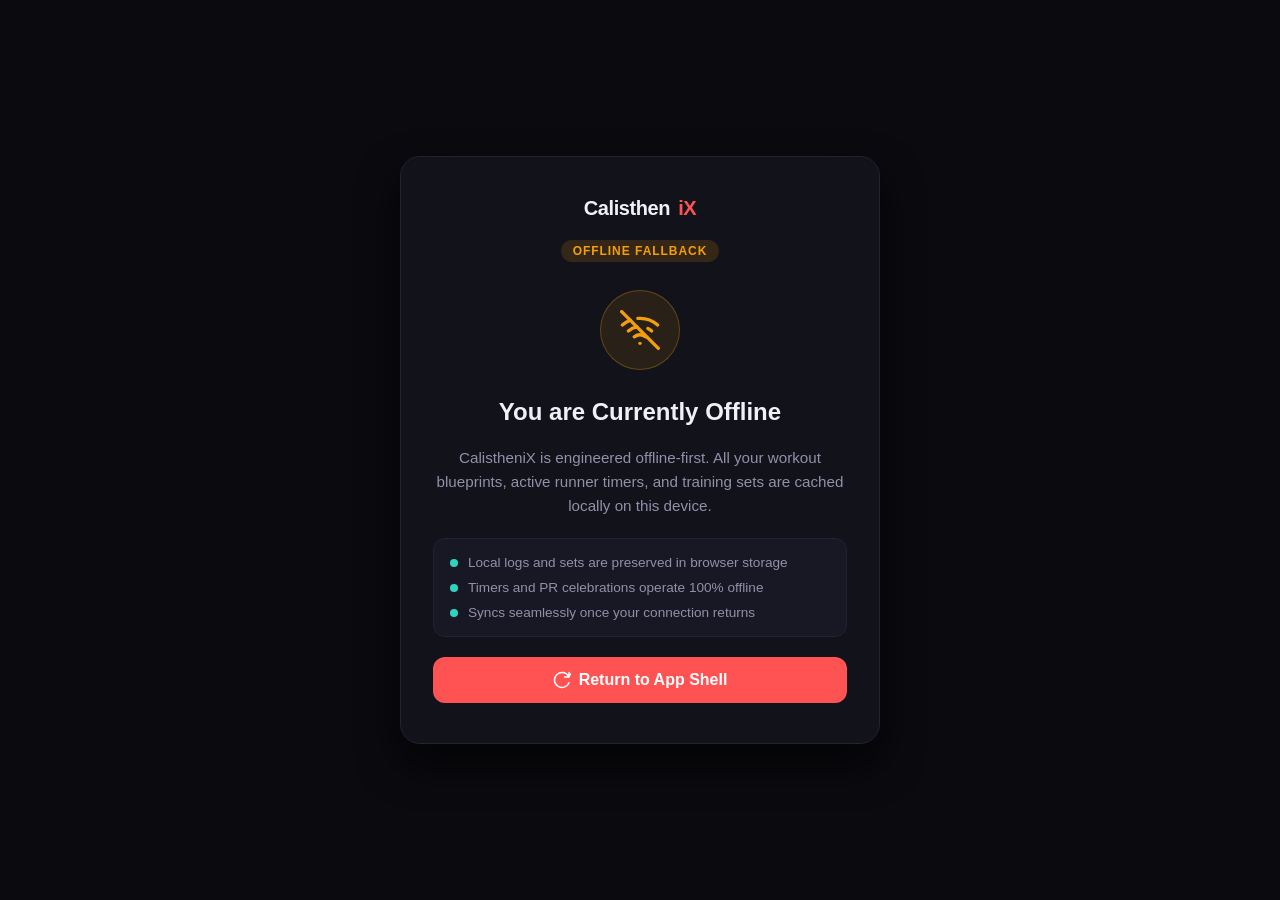
<file: frontend/offline.html>
<!DOCTYPE html>
<html lang="en">
<head>
  <meta charset="UTF-8" />
  <meta name="viewport" content="width=device-width, initial-scale=1.0, viewport-fit=cover" />
  <title>CalistheniX — Offline Mode</title>
  <meta name="theme-color" content="#0a0a0f" />
  <style>
    :root {
      --bg-canvas: #0a0a0f;
      --bg-surface: #12121a;
      --bg-card: #181824;
      --border-subtle: #222233;
      --text-primary: #f0f0f8;
      --text-secondary: #9090aa;
      --text-muted: #606078;
      --accent-train: #ff5252;
      --accent-warmup: #f59e0b;
      --accent-cool: #2dd4bf;
      --font-family: -apple-system, BlinkMacSystemFont, 'Segoe UI', Roboto, Helvetica, Arial, sans-serif;
    }

    * {
      box-sizing: border-box;
      margin: 0;
      padding: 0;
    }

    body {
      background-color: var(--bg-canvas);
      color: var(--text-primary);
      font-family: var(--font-family);
      min-height: 100vh;
      display: flex;
      flex-direction: column;
      align-items: center;
      justify-content: center;
      padding: 24px;
      text-align: center;
    }

    .offline-card {
      background: var(--bg-surface);
      border: 1px solid var(--border-subtle);
      border-radius: 20px;
      padding: 40px 32px;
      max-width: 480px;
      width: 100%;
      box-shadow: 0 20px 40px rgba(0, 0, 0, 0.6);
      display: flex;
      flex-direction: column;
      align-items: center;
      gap: 20px;
    }

    .logo-badge {
      display: inline-flex;
      align-items: center;
      gap: 8px;
      font-size: 1.25rem;
      font-weight: 800;
      letter-spacing: -0.02em;
    }

    .logo-badge span.accent {
      color: var(--accent-train);
    }

    .offline-icon-wrap {
      width: 80px;
      height: 80px;
      border-radius: 50%;
      background: rgba(245, 158, 11, 0.1);
      border: 1px solid rgba(245, 158, 11, 0.3);
      display: flex;
      align-items: center;
      justify-content: center;
      color: var(--accent-warmup);
      margin: 8px 0;
    }

    .offline-icon-wrap svg {
      width: 40px;
      height: 40px;
    }

    h1 {
      font-size: 1.5rem;
      font-weight: 700;
      color: var(--text-primary);
    }

    p {
      font-size: 0.95rem;
      color: var(--text-secondary);
      line-height: 1.6;
    }

    .feature-points {
      background: var(--bg-card);
      border: 1px solid var(--border-subtle);
      border-radius: 12px;
      padding: 16px;
      width: 100%;
      text-align: left;
      display: flex;
      flex-direction: column;
      gap: 10px;
      font-size: 0.85rem;
      color: var(--text-secondary);
    }

    .feature-item {
      display: flex;
      align-items: center;
      gap: 10px;
    }

    .feature-dot {
      width: 8px;
      height: 8px;
      border-radius: 50%;
      background: var(--accent-cool);
      flex-shrink: 0;
    }

    .btn-reload {
      width: 100%;
      background: var(--accent-train);
      color: #ffffff;
      border: none;
      border-radius: 12px;
      padding: 14px 20px;
      font-size: 1rem;
      font-weight: 600;
      cursor: pointer;
      display: flex;
      align-items: center;
      justify-content: center;
      gap: 8px;
      transition: opacity 0.2s, transform 0.1s;
    }

    .btn-reload:hover {
      opacity: 0.9;
    }

    .btn-reload:active {
      transform: scale(0.98);
    }

    .status-pill {
      font-size: 0.75rem;
      text-transform: uppercase;
      letter-spacing: 0.08em;
      font-weight: 700;
      color: var(--accent-warmup);
      background: rgba(245, 158, 11, 0.15);
      padding: 4px 12px;
      border-radius: 20px;
    }
  </style>
</head>
<body>
  <div class="offline-card">
    <div class="logo-badge">
      Calisthen<span class="accent">iX</span>
    </div>

    <div class="status-pill">Offline Fallback</div>

    <div class="offline-icon-wrap">
      <svg viewBox="0 0 24 24" fill="none" stroke="currentColor" stroke-width="2" stroke-linecap="round" stroke-linejoin="round">
        <line x1="1" y1="1" x2="23" y2="23"></line>
        <path d="M16.72 11.06A10.94 10.94 0 0 1 19 12.55"></path>
        <path d="M5 12.55a10.94 10.94 0 0 1 5.17-2.39"></path>
        <path d="M10.71 5.05A16 16 0 0 1 22.58 9"></path>
        <path d="M1.42 9a15.91 15.91 0 0 1 4.7-2.88"></path>
        <path d="M8.53 16.11a6 6 0 0 1 6.95 0"></path>
        <line x1="12" y1="20" x2="12.01" y2="20"></line>
      </svg>
    </div>

    <h1>You are Currently Offline</h1>
    <p>CalistheniX is engineered offline-first. All your workout blueprints, active runner timers, and training sets are cached locally on this device.</p>

    <div class="feature-points">
      <div class="feature-item">
        <div class="feature-dot"></div>
        <span>Local logs and sets are preserved in browser storage</span>
      </div>
      <div class="feature-item">
        <div class="feature-dot"></div>
        <span>Timers and PR celebrations operate 100% offline</span>
      </div>
      <div class="feature-item">
        <div class="feature-dot"></div>
        <span>Syncs seamlessly once your connection returns</span>
      </div>
    </div>

    <button class="btn-reload" onclick="window.location.href='./index.html'">
      <svg width="18" height="18" viewBox="0 0 24 24" fill="none" stroke="currentColor" stroke-width="2" stroke-linecap="round" stroke-linejoin="round"><path d="M21.5 2v6h-6M21.34 15.57a10 10 0 1 1-.57-8.38l5.67-5.67"/></svg>
      Return to App Shell
    </button>
  </div>

  <script>
    window.addEventListener('online', () => {
      window.location.href = './index.html';
    });
  </script>
</body>
</html>
</file>
